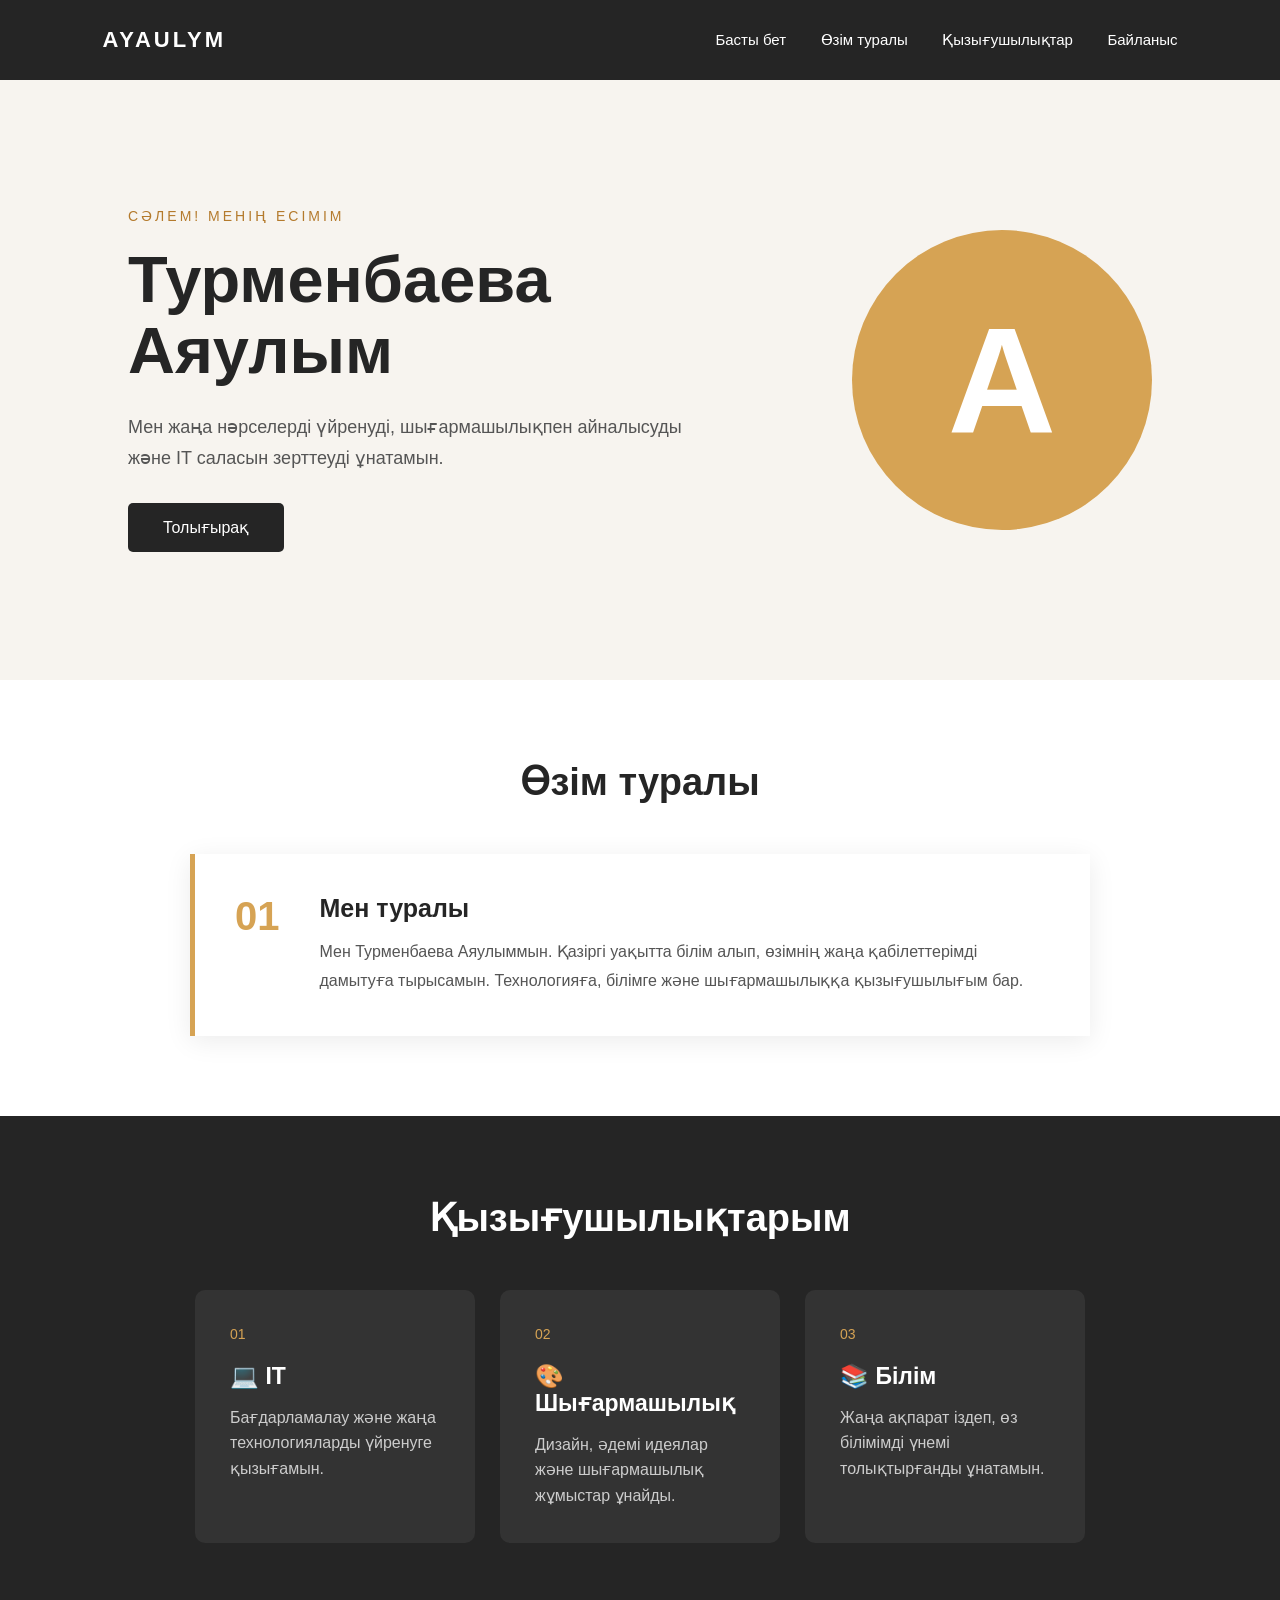
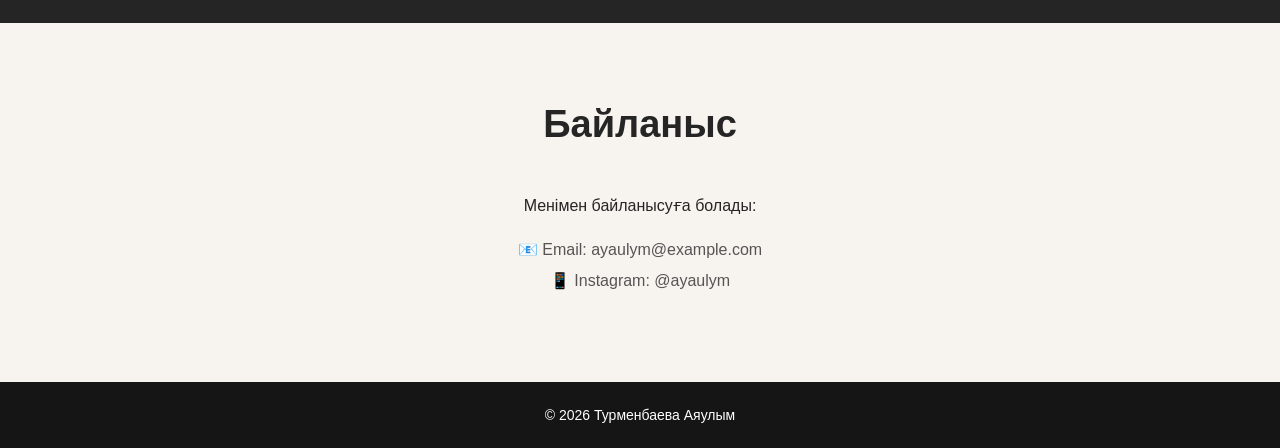
<file: index.html>
<!DOCTYPE html>
<html lang="kk">
<head>
    <meta charset="UTF-8">
    <meta name="viewport" content="width=device-width, initial-scale=1.0">
    <title>Турменбаева Аяулым</title>
    <link rel="stylesheet" href="style.css">
</head>

<body>

    <header>
        <div class="logo">AYAULYM</div>

        <nav>
            <a href="#home">Басты бет</a>
            <a href="#about">Өзім туралы</a>
            <a href="#hobby">Қызығушылықтар</a>
            <a href="#contact">Байланыс</a>
        </nav>
    </header>

    <section id="home" class="hero">

        <div class="hero-text">
            <p class="small-text">СӘЛЕМ! МЕНІҢ ЕСІМІМ</p>

            <h1>Турменбаева<br>Аяулым</h1>

            <p>
                Мен жаңа нәрселерді үйренуді,
                шығармашылықпен айналысуды және
                IT саласын зерттеуді ұнатамын.
            </p>

            <a href="#about" class="btn">Толығырақ</a>
        </div>

        <div class="circle">
            A
        </div>

    </section>

    <section id="about" class="about">

        <h2>Өзім туралы</h2>

        <div class="about-box">
            <div class="number">01</div>

            <div>
                <h3>Мен туралы</h3>

                <p>
                    Мен Турменбаева Аяулыммын.
                    Қазіргі уақытта білім алып, өзімнің
                    жаңа қабілеттерімді дамытуға тырысамын.
                    Технологияға, білімге және шығармашылыққа
                    қызығушылығым бар.
                </p>
            </div>
        </div>

    </section>

    <section id="hobby" class="hobby">

        <h2>Қызығушылықтарым</h2>

        <div class="hobby-container">

            <div class="hobby-card">
                <span>01</span>
                <h3>💻 IT</h3>
                <p>
                    Бағдарламалау және жаңа технологияларды
                    үйренуге қызығамын.
                </p>
            </div>

            <div class="hobby-card">
                <span>02</span>
                <h3>🎨 Шығармашылық</h3>
                <p>
                    Дизайн, әдемі идеялар және
                    шығармашылық жұмыстар ұнайды.
                </p>
            </div>

            <div class="hobby-card">
                <span>03</span>
                <h3>📚 Білім</h3>
                <p>
                    Жаңа ақпарат іздеп, өз білімімді
                    үнемі толықтырғанды ұнатамын.
                </p>
            </div>

        </div>

    </section>

    <section id="contact" class="contact">

        <h2>Байланыс</h2>

        <p>Менімен байланысуға болады:</p>

        <div class="contact-info">
            <p>📧 Email: ayaulym@example.com</p>
            <p>📱 Instagram: @ayaulym</p>
        </div>

    </section>

    <footer>
        <p>© 2026 Турменбаева Аяулым</p>
    </footer>

</body>
</html>
</file>
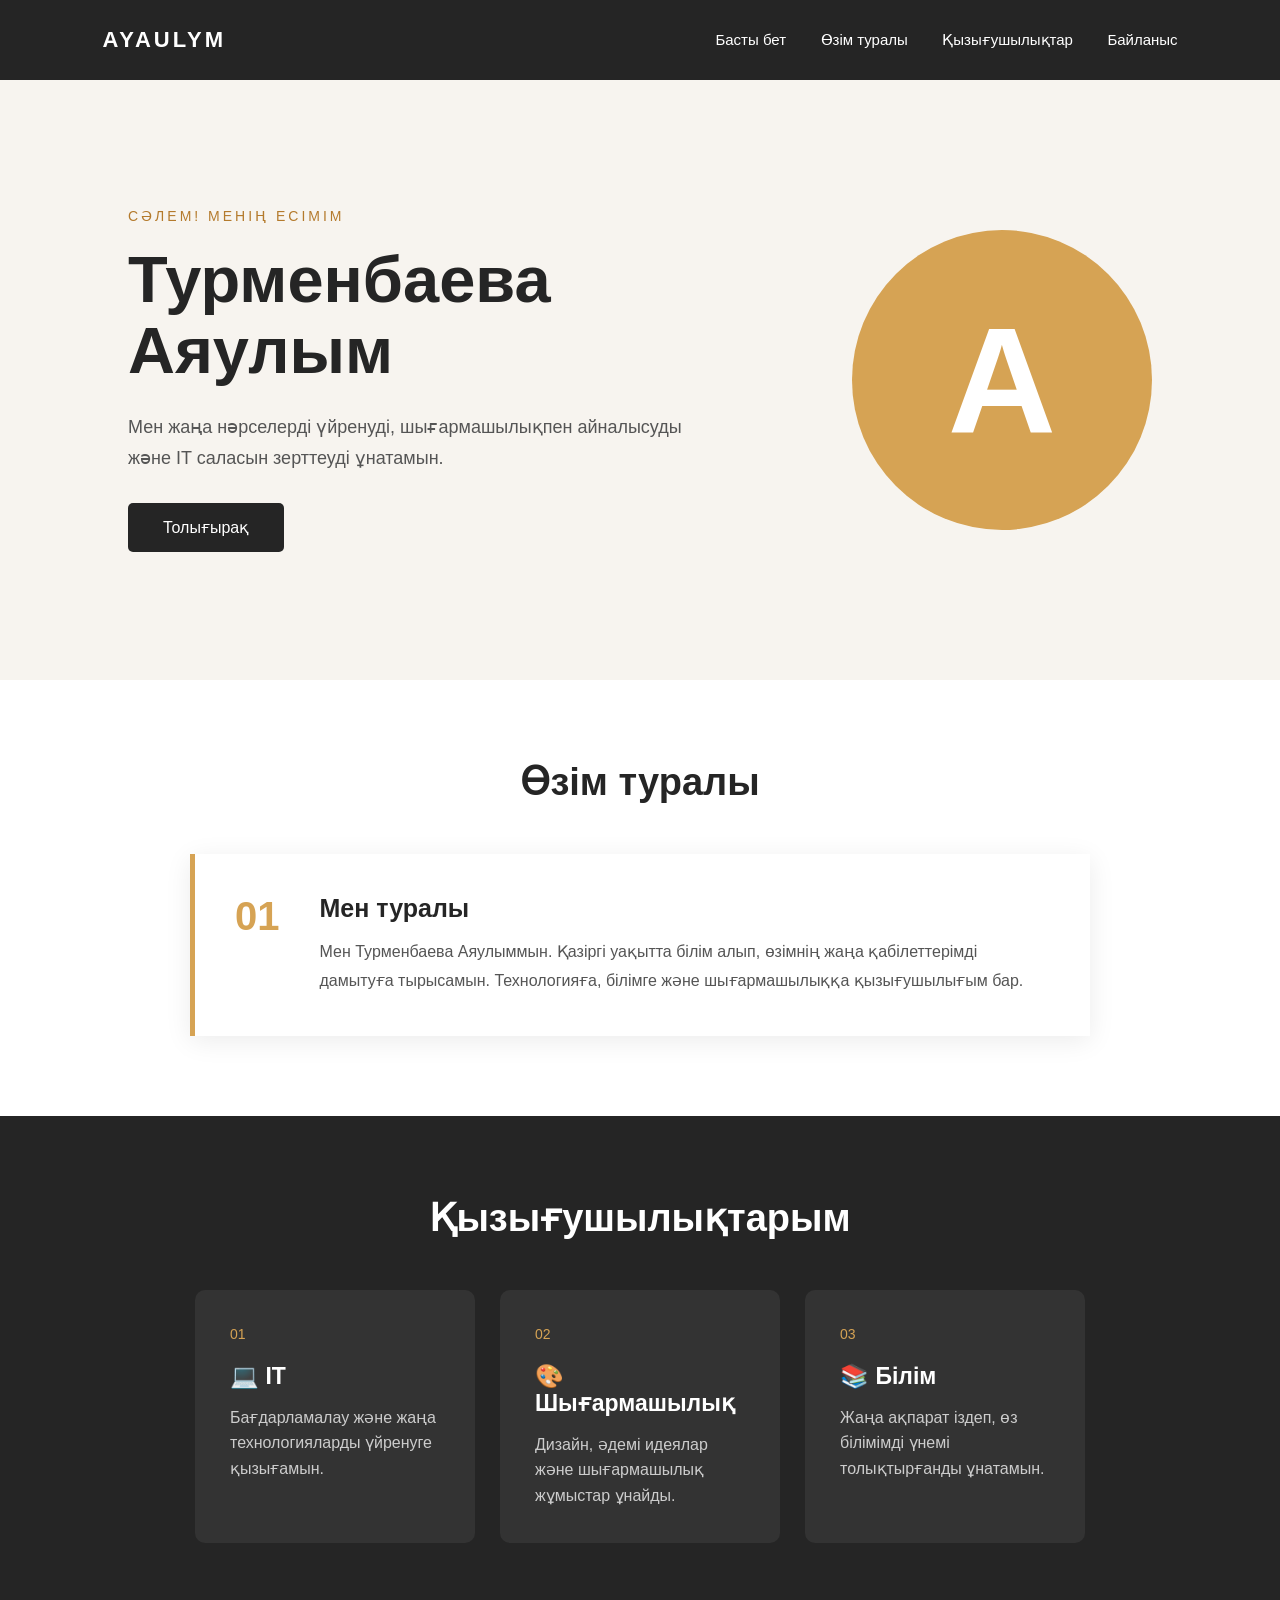
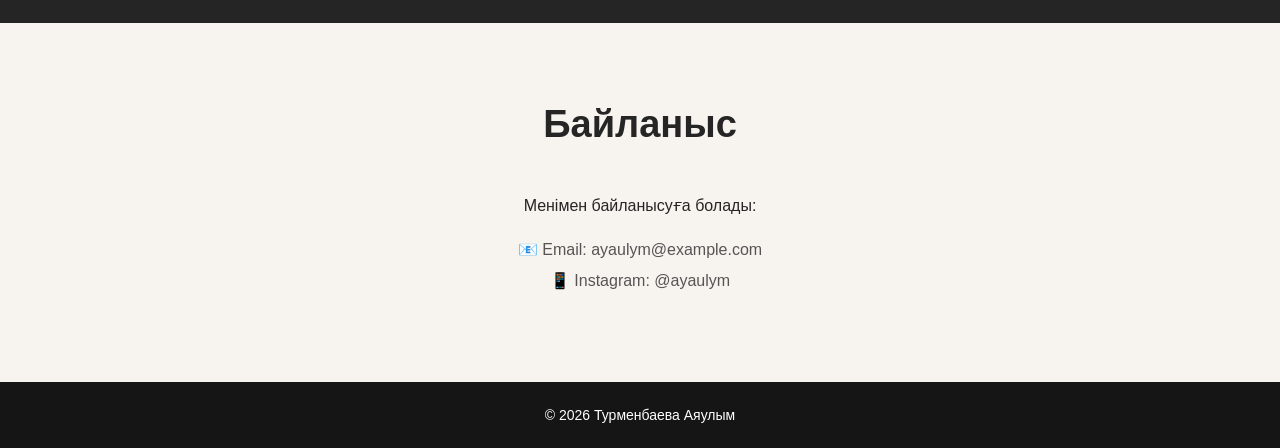
<file: Iindex.html>
<!DOCTYPE html>
<html lang="kk">
<head>
    <meta charset="UTF-8">
    <meta name="viewport" content="width=device-width, initial-scale=1.0">
    <title>Турменбаева Аяулым</title>
    <link rel="stylesheet" href="style.css">
</head>

<body>

    <header>
        <div class="logo">AYAULYM</div>

        <nav>
            <a href="#home">Басты бет</a>
            <a href="#about">Өзім туралы</a>
            <a href="#hobby">Қызығушылықтар</a>
            <a href="#contact">Байланыс</a>
        </nav>
    </header>

    <section id="home" class="hero">

        <div class="hero-text">
            <p class="small-text">СӘЛЕМ! МЕНІҢ ЕСІМІМ</p>

            <h1>Турменбаева<br>Аяулым</h1>

            <p>
                Мен жаңа нәрселерді үйренуді,
                шығармашылықпен айналысуды және
                IT саласын зерттеуді ұнатамын.
            </p>

            <a href="#about" class="btn">Толығырақ</a>
        </div>

        <div class="circle">
            A
        </div>

    </section>

    <section id="about" class="about">

        <h2>Өзім туралы</h2>

        <div class="about-box">
            <div class="number">01</div>

            <div>
                <h3>Мен туралы</h3>

                <p>
                    Мен Турменбаева Аяулыммын.
                    Қазіргі уақытта білім алып, өзімнің
                    жаңа қабілеттерімді дамытуға тырысамын.
                    Технологияға, білімге және шығармашылыққа
                    қызығушылығым бар.
                </p>
            </div>
        </div>

    </section>

    <section id="hobby" class="hobby">

        <h2>Қызығушылықтарым</h2>

        <div class="hobby-container">

            <div class="hobby-card">
                <span>01</span>
                <h3>💻 IT</h3>
                <p>
                    Бағдарламалау және жаңа технологияларды
                    үйренуге қызығамын.
                </p>
            </div>

            <div class="hobby-card">
                <span>02</span>
                <h3>🎨 Шығармашылық</h3>
                <p>
                    Дизайн, әдемі идеялар және
                    шығармашылық жұмыстар ұнайды.
                </p>
            </div>

            <div class="hobby-card">
                <span>03</span>
                <h3>📚 Білім</h3>
                <p>
                    Жаңа ақпарат іздеп, өз білімімді
                    үнемі толықтырғанды ұнатамын.
                </p>
            </div>

        </div>

    </section>

    <section id="contact" class="contact">

        <h2>Байланыс</h2>

        <p>Менімен байланысуға болады:</p>

        <div class="contact-info">
            <p>📧 Email: ayaulym@example.com</p>
            <p>📱 Instagram: @ayaulym</p>
        </div>

    </section>

    <footer>
        <p>© 2026 Турменбаева Аяулым</p>
    </footer>

</body>
</html>
</file>
<file: style.css>
* {
    margin: 0;
    padding: 0;
    box-sizing: border-box;
}

html {
    scroll-behavior: smooth;
}

body {
    font-family: Arial, sans-serif;
    background: #f7f4ef;
    color: #252525;
}

header {
    height: 80px;
    padding: 0 8%;
    display: flex;
    justify-content: space-between;
    align-items: center;
    background: #252525;
    color: white;
}

.logo {
    font-size: 22px;
    font-weight: bold;
    letter-spacing: 3px;
}

nav a {
    color: white;
    text-decoration: none;
    margin-left: 30px;
    font-size: 15px;
}

nav a:hover {
    color: #d6a354;
}

.hero {
    min-height: 600px;
    padding: 70px 10%;
    display: flex;
    justify-content: space-between;
    align-items: center;
    background: #f7f4ef;
}

.hero-text {
    max-width: 600px;
}

.small-text {
    color: #b47a2c;
    font-size: 14px;
    letter-spacing: 3px;
    margin-bottom: 20px;
}

.hero h1 {
    font-size: 65px;
    line-height: 1.1;
    margin-bottom: 25px;
}

.hero-text > p:not(.small-text) {
    font-size: 18px;
    line-height: 1.7;
    margin-bottom: 30px;
    color: #555;
}

.btn {
    display: inline-block;
    padding: 15px 35px;
    background: #252525;
    color: white;
    text-decoration: none;
    border-radius: 5px;
}

.btn:hover {
    background: #b47a2c;
}

.circle {
    width: 300px;
    height: 300px;
    border-radius: 50%;
    background: #d6a354;
    display: flex;
    justify-content: center;
    align-items: center;
    font-size: 150px;
    color: white;
    font-weight: bold;
}

section {
    padding: 80px 10%;
}

section h2 {
    text-align: center;
    font-size: 38px;
    margin-bottom: 50px;
}

.about {
    background: white;
}

.about-box {
    max-width: 900px;
    margin: auto;
    display: flex;
    gap: 40px;
    padding: 40px;
    border-left: 5px solid #d6a354;
    box-shadow: 0 5px 25px rgba(0, 0, 0, 0.08);
}

.number {
    font-size: 40px;
    color: #d6a354;
    font-weight: bold;
}

.about-box h3 {
    font-size: 25px;
    margin-bottom: 15px;
}

.about-box p {
    line-height: 1.8;
    color: #555;
}

.hobby {
    background: #252525;
    color: white;
}

.hobby-container {
    display: flex;
    justify-content: center;
    gap: 25px;
    flex-wrap: wrap;
}

.hobby-card {
    width: 280px;
    padding: 35px;
    background: #333;
    border-radius: 10px;
}

.hobby-card span {
    color: #d6a354;
    font-size: 14px;
}

.hobby-card h3 {
    margin: 20px 0 15px;
    font-size: 23px;
}

.hobby-card p {
    color: #ccc;
    line-height: 1.6;
}

.hobby-card:hover {
    transform: translateY(-8px);
    background: #3d3d3d;
}

.contact {
    text-align: center;
    background: #f7f4ef;
}

.contact-info {
    margin-top: 25px;
}

.contact-info p {
    margin: 12px;
    color: #555;
}

footer {
    background: #151515;
    color: white;
    text-align: center;
    padding: 25px;
}

footer p {
    font-size: 14px;
}
</file>
